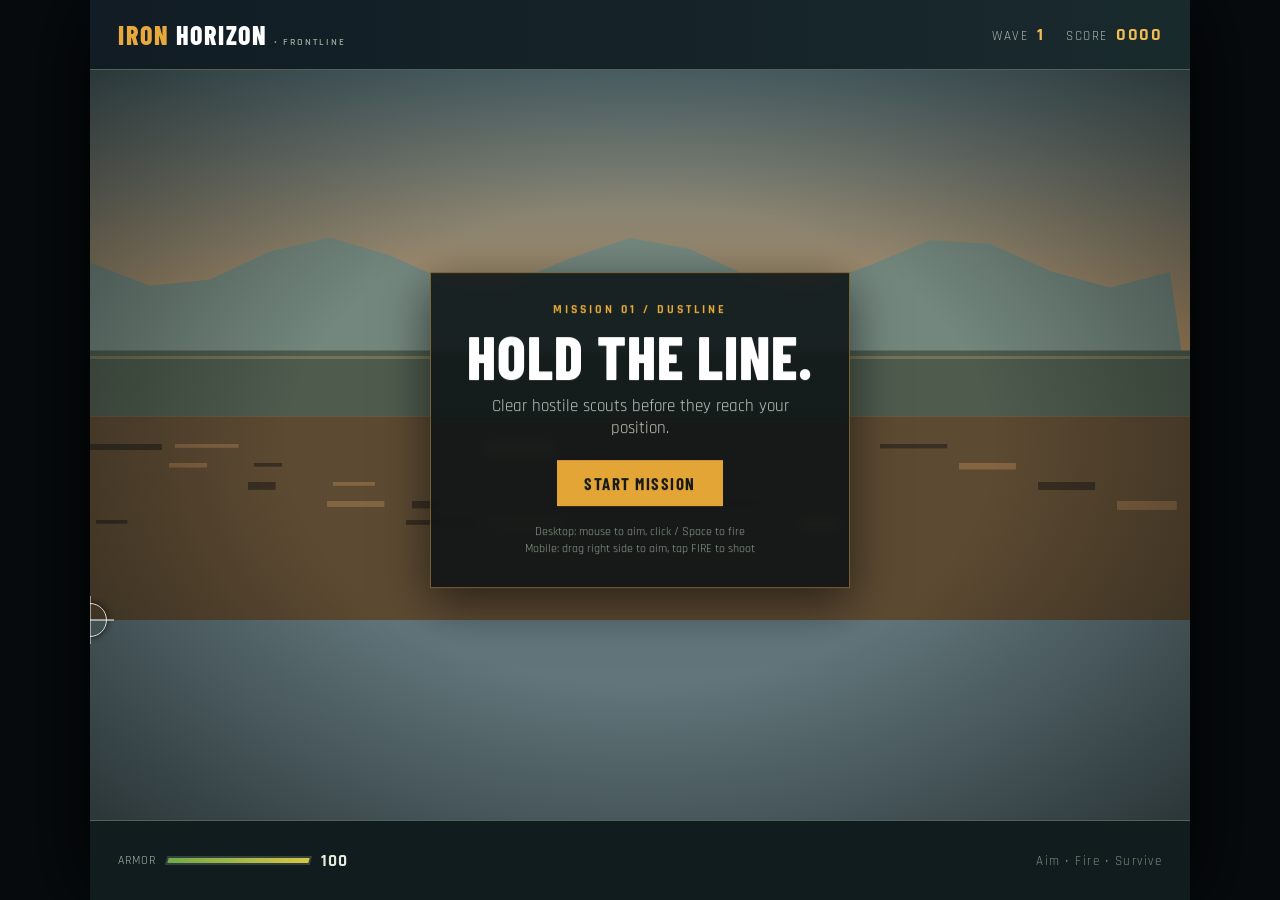
<file: index.html>
<!doctype html>
<html lang="en">
<head>
  <meta charset="utf-8">
  <meta name="viewport" content="width=device-width, initial-scale=1, viewport-fit=cover">
  <meta name="theme-color" content="#101923">
  <title>Iron Horizon: Battlefield</title>
  <link rel="stylesheet" href="style.css">
</head>
<body>
  <main class="game-shell">
    <header class="hud" aria-label="Game information">
      <div class="brand"><span>IRON</span> HORIZON <small>• FRONTLINE</small></div>
      <div class="stats"><span>WAVE <b id="wave">1</b></span><span>SCORE <b id="score">0000</b></span></div>
    </header>
    <div class="game-wrap">
      <canvas id="game" aria-label="Battlefield shooting game"></canvas>
      <div class="crosshair" id="crosshair"></div>
      <section class="start-card" id="startCard">
        <p class="eyebrow">MISSION 01 / DUSTLINE</p>
        <h1>Hold the line.</h1>
        <p>Clear hostile scouts before they reach your position.</p>
        <button id="startButton">START MISSION</button>
        <small>Desktop: mouse to aim, click / Space to fire<br>Mobile: drag right side to aim, tap FIRE to shoot</small>
      </section>
      <section class="end-card hidden" id="endCard">
        <p class="eyebrow">MISSION REPORT</p><h1 id="endTitle">Mission complete</h1>
        <p id="endText"></p><button id="restartButton">PLAY AGAIN</button>
      </section>
      <div class="vignette"></div>
    </div>
    <footer class="controls">
      <div class="health"><span>ARMOR</span><div><i id="healthBar"></i></div><b id="healthText">100</b></div>
      <div class="mobile-controls">
        <button class="round-btn" id="pauseButton" aria-label="Pause game">Ⅱ</button>
        <button class="fire-btn" id="fireButton" aria-label="Fire weapon">FIRE</button>
      </div>
      <p class="tip">Aim • Fire • Survive</p>
    </footer>
  </main>
  <script src="game.js"></script>
</body>
</html>
</file>
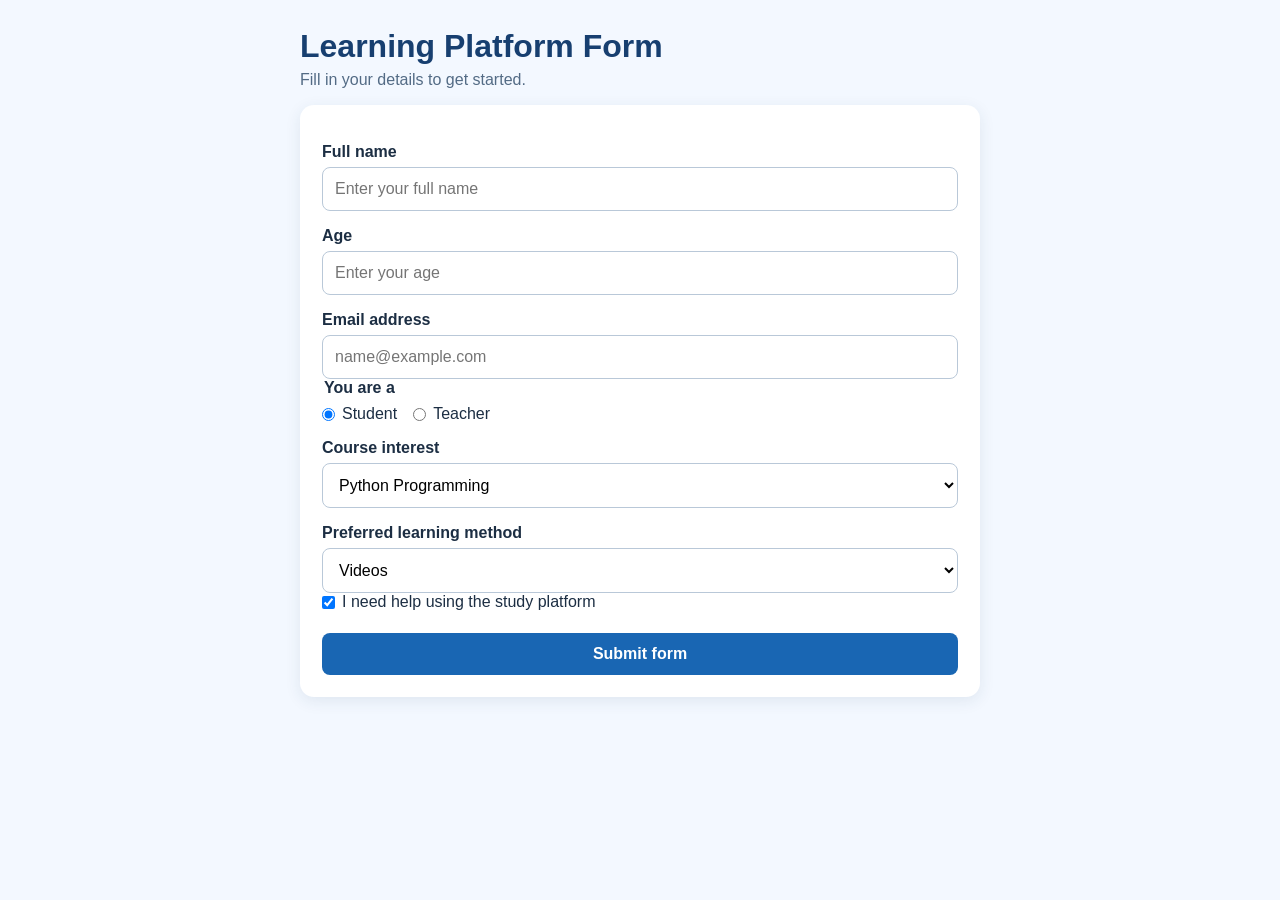
<file: study_platform_form.html>
<!doctype html>
<html lang="en">
<head>
  <meta charset="utf-8">
  <meta name="viewport" content="width=device-width, initial-scale=1">
  <title>Learning Platform Form</title>
  <style>
    * { box-sizing: border-box; }
    body { margin: 0; background: #f3f8ff; color: #1c2e43; font-family: Arial, sans-serif; }
    main { width: min(100% - 32px, 680px); margin: 28px auto; }
    h1 { color: #173f70; margin-bottom: 6px; }
    .subtitle { color: #536b85; margin-top: 0; }
    form, #result { background: white; border-radius: 14px; padding: 22px; box-shadow: 0 4px 16px #1d3d6018; }
    label, legend { display: block; font-weight: bold; margin-top: 16px; }
    input, select, button { font: inherit; width: 100%; padding: 12px; border-radius: 8px; }
    input, select { border: 1px solid #b9c8d8; margin-top: 6px; background: white; }
    fieldset { border: 0; padding: 0; margin: 0; }
    .choices { display: flex; gap: 16px; flex-wrap: wrap; margin-top: 8px; }
    .choices label, .checkbox { font-weight: normal; margin: 0; display: flex; align-items: center; gap: 7px; }
    .choices input, .checkbox input { width: auto; margin: 0; }
    button { border: 0; background: #1966b3; color: white; cursor: pointer; font-weight: bold; margin-top: 22px; }
    button:hover { background: #104f91; }
    #result { display: none; margin-top: 18px; line-height: 1.55; white-space: pre-line; }
  </style>
</head>
<body>
  <main>
    <h1>Learning Platform Form</h1>
    <p class="subtitle">Fill in your details to get started.</p>
    <form id="learning-form">
      <label for="name">Full name</label>
      <input id="name" required autocomplete="name" placeholder="Enter your full name">

      <label for="age">Age</label>
      <input id="age" type="number" required min="4" max="120" inputmode="numeric" placeholder="Enter your age">

      <label for="email">Email address</label>
      <input id="email" type="email" required autocomplete="email" placeholder="name@example.com">

      <fieldset>
        <legend>You are a</legend>
        <div class="choices">
          <label><input type="radio" name="role" value="Student" checked> Student</label>
          <label><input type="radio" name="role" value="Teacher"> Teacher</label>
        </div>
      </fieldset>

      <label for="course">Course interest</label>
      <select id="course">
        <option>Python Programming</option><option>Mathematics</option><option>Science</option>
        <option>English</option><option>Computer Basics</option>
      </select>

      <label for="mode">Preferred learning method</label>
      <select id="mode">
        <option>Videos</option><option>Reading notes</option><option>Practice exercises</option><option>Live classes</option>
      </select>

      <label class="checkbox"><input id="help" type="checkbox" checked> I need help using the study platform</label>
      <button type="submit">Submit form</button>
    </form>
    <section id="result" aria-live="polite"></section>
  </main>
  <script>
    document.getElementById('learning-form').addEventListener('submit', (event) => {
      event.preventDefault();
      const get = id => document.getElementById(id).value;
      const role = document.querySelector('input[name="role"]:checked').value;
      let message = `Welcome, ${get('name')}!\n\nProfile saved for: ${role}\nSelected course: ${get('course')}\nPreferred learning method: ${get('mode')}\n\n`;
      if (role === 'Student') {
        message += 'How to use the study platform:\n1. Open the dashboard and choose your course.\n2. Watch lessons or read the study notes.\n3. Complete practice exercises after each lesson.\n4. Check your progress and repeat difficult topics.\n5. Ask your teacher or support when you need help.\n\n';
        message += document.getElementById('help').checked ? 'Tip: Start with the first lesson and complete one small activity today.' : 'You are ready to begin learning!';
      } else {
        message += 'You can create lessons, share notes, and review student progress.';
      }
      const result = document.getElementById('result');
      result.textContent = message;
      result.style.display = 'block';
      result.scrollIntoView({ behavior: 'smooth' });
    });
  </script>
</body>
</html>
</file>
<file: style.css>
@import url('https://fonts.googleapis.com/css2?family=Barlow+Condensed:wght@500;600;700;800&family=Rajdhani:wght@500;600;700&display=swap');

:root { color-scheme: dark; }
* { box-sizing: border-box; -webkit-tap-highlight-color: transparent; }
body { margin:0; min-height:100vh; background:#070b0e; color:#eff4ee; font-family:Rajdhani,Arial,sans-serif; overflow:hidden; }
.game-shell { width:min(100%,1100px); min-height:100vh; margin:auto; display:flex; flex-direction:column; background:#101923; box-shadow:0 0 80px #000; }
.hud { height:70px; padding:0 28px; display:flex; align-items:center; justify-content:space-between; background:linear-gradient(90deg,#111c24,#192a2d); border-bottom:1px solid #536253; z-index:2; }
.brand { font-family:'Barlow Condensed',sans-serif; font-size:26px; letter-spacing:1.5px; font-weight:800; color:#fff; }.brand span { color:#e7a83c; }.brand small { font:600 10px Rajdhani; letter-spacing:2px; color:#9ca89b; }
.stats { display:flex; gap:22px; font-size:13px; letter-spacing:1.5px; color:#aeb8aa; }.stats b { color:#f4bd54; font-size:18px; margin-left:4px; }
.game-wrap { position:relative; flex:1; min-height:300px; overflow:hidden; touch-action:none; background:#61757a; }
canvas { display:block; width:100%; height:100%; cursor:none; }.vignette { position:absolute; inset:0; pointer-events:none; background:radial-gradient(ellipse at center, transparent 45%,rgba(4,8,8,.58) 100%); }
.crosshair { position:absolute; width:34px; height:34px; pointer-events:none; transform:translate(-50%,-50%); z-index:3; border:1px solid rgba(239,245,223,.85); border-radius:50%; box-shadow:0 0 6px #111; }.crosshair:before,.crosshair:after { content:""; position:absolute; background:#fff; left:50%; top:50%; transform:translate(-50%,-50%); }.crosshair:before{height:1px;width:48px}.crosshair:after{width:1px;height:48px}
.start-card,.end-card { position:absolute; z-index:4; left:50%; top:48%; transform:translate(-50%,-50%); width:min(420px,88%); padding:29px 32px; text-align:center; background:rgba(11,18,20,.86); border:1px solid rgba(226,174,73,.48); box-shadow:0 14px 45px #05070799; backdrop-filter:blur(5px); }.hidden{display:none}.eyebrow{margin:0;color:#e5a936;letter-spacing:3px;font-size:12px;font-weight:700}.start-card h1,.end-card h1{font:800 clamp(38px,7vw,60px)/.9 'Barlow Condensed';text-transform:uppercase;margin:12px 0;color:#fff;letter-spacing:1px}.start-card>p:not(.eyebrow),.end-card>p:not(.eyebrow){margin:0 0 21px;color:#c1c9bd;font-size:17px}button{font:700 17px 'Barlow Condensed';letter-spacing:1.5px;border:0;color:#171a17;background:#e4a537;padding:13px 27px;cursor:pointer;transition:transform .15s,background .15s}button:hover{background:#ffc65b;transform:translateY(-2px)}.start-card small{display:block;margin-top:17px;color:#91a092;font-size:12px;line-height:1.45}
.controls { min-height:80px; padding:12px 28px; display:flex; align-items:center; justify-content:space-between; background:#111c1e; border-top:1px solid #536253; }.health{display:flex;align-items:center;gap:10px;color:#acb7aa;font-size:12px;letter-spacing:1px}.health div{width:145px;height:9px;padding:2px;background:#33403b;transform:skewX(-15deg)}.health i{display:block;height:100%;width:100%;background:linear-gradient(90deg,#70a94a,#d8c645);transition:width .2s}.health b{color:#e7eddf;font-size:17px}.tip{margin:0;color:#7e8a7e;font-size:13px;letter-spacing:1.5px}.mobile-controls{display:flex;align-items:center;gap:12px}.round-btn{padding:0;width:39px;height:39px;border-radius:50%;background:#34433d;color:#e1e7db}.fire-btn{border-radius:50%;width:69px;height:69px;padding:0;border:3px solid #f9ce75;background:#ba3e2e;color:#fff;box-shadow:inset 0 0 0 3px #77271f,0 0 13px #e49d3f70}.fire-btn:active{transform:scale(.92);background:#f05d43}
@media (pointer:fine){.mobile-controls{display:none}}@media(max-width:600px){.hud{height:59px;padding:0 15px}.brand{font-size:22px}.brand small{display:none}.stats{gap:10px;font-size:11px}.stats b{font-size:15px}.controls{min-height:77px;padding:7px 14px}.tip{display:none}.health div{width:90px}.game-wrap{min-height:0}.start-card,.end-card{padding:23px 20px}.crosshair{display:none}}
</file>
